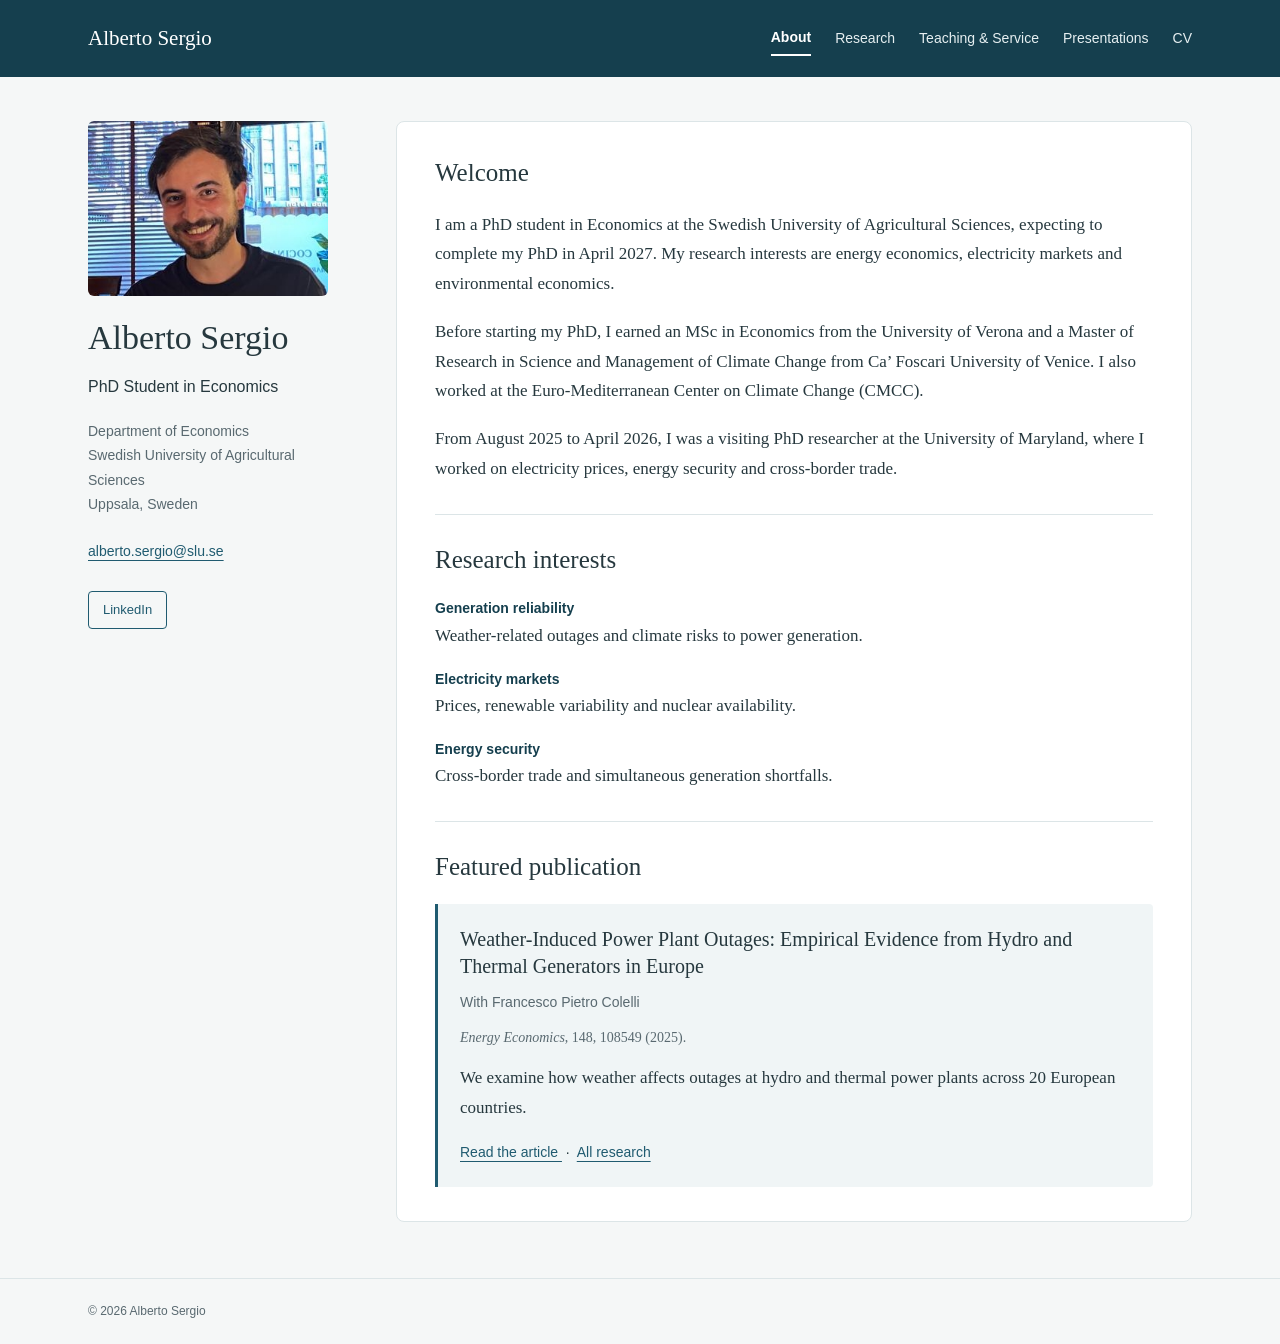
<file: index.html>
<!DOCTYPE html>
<html lang="en">
<head>
  <meta charset="UTF-8">
  <meta name="viewport" content="width=device-width, initial-scale=1">
  <meta name="description"
        content="Alberto Sergio — PhD student in Economics at SLU. Research on electricity markets, energy security and climate risks to power generation.">
  <title>Alberto Sergio | Energy Economics</title>
  <link rel="stylesheet" href="style.css">
</head>

<body>
  <nav aria-label="Main navigation">
    <div class="container">
      <a class="brand" href="index.html">Alberto Sergio</a>
      <a href="index.html" aria-current="page">About</a>
      <a href="research.html">Research</a>
      <a href="teaching.html">Teaching &amp; Service</a>
      <a href="presentations.html">Presentations</a>
      <a href="Alberto_Sergio_CV.pdf">CV</a>
    </div>
  </nav>

  <div class="container layout">
    <aside aria-label="Profile">
      <img
        class="profile-photo"
        src="profile.jpeg"
        alt="Alberto Sergio"
        width="240"
      >

      <h1>Alberto Sergio</h1>
      <p class="role">PhD Student in Economics</p>

      <p>
        Department of Economics<br>
        Swedish University of Agricultural Sciences<br>
        Uppsala, Sweden
      </p>

      <div class="contact-links" id="contact">
        <a href="mailto:alberto.sergio@slu.se">
          alberto.sergio@slu.se
        </a>

        <div class="profile-actions">
          <a class="button"
             href="https://www.linkedin.com/in/alberto-sergio-48379420a/">
            LinkedIn
          </a>
        </div>
      </div>
    </aside>

    <main>
      <section id="about" aria-labelledby="about-title">
  <h2 id="about-title">Welcome</h2>

  <p>
    I am a PhD student in Economics at
    the Swedish University of Agricultural Sciences, expecting
    to complete my PhD in April 2027. My research interests
    are energy economics, electricity markets and environmental
    economics.
  </p>

  <p>
    Before starting my PhD, I earned an MSc in Economics from
    the University of Verona and a Master of Research in
    Science and Management of Climate Change from Ca’ Foscari
    University of Venice. I also worked at the Euro-Mediterranean
    Center on Climate Change (CMCC).
  </p>

  <p>
    From August 2025 to April 2026, I was a visiting PhD
    researcher at the University of Maryland, where I worked
    on electricity prices, energy security and cross-border trade.
  </p>
</section>

      <section aria-labelledby="interests-title">
        <h2 id="interests-title">Research interests</h2>

        <ul class="interests">
          <li>
            <strong>Generation reliability</strong>
            Weather-related outages and climate risks to power generation.
          </li>
          <li>
            <strong>Electricity markets</strong>
            Prices, renewable variability and nuclear availability.
          </li>
          <li>
            <strong>Energy security</strong>
            Cross-border trade and simultaneous generation shortfalls.
          </li>
        </ul>
      </section>

      <section aria-labelledby="publication-title">
        <h2 id="publication-title">Featured publication</h2>

        <div class="featured">
          <h3>
            Weather-Induced Power Plant Outages: Empirical
            Evidence from Hydro and Thermal Generators in Europe
          </h3>

          <p class="authors">With Francesco Pietro Colelli</p>
          <p class="publication">
            <em>Energy Economics</em>, 148, 108549 (2025).
          </p>

          <p>
            We examine how weather affects outages at hydro
            and thermal power plants across 20 European countries.
          </p>

          <p class="paper-links">
            <a href="https://doi.org/10.1016/j.eneco.2025.108549">
              Read the article
            </a>
            &nbsp;·&nbsp;
            <a href="research.html">All research</a>
          </p>
        </div>
      </section>
    </main>
  </div>

  <footer>
    <div class="container">© 2026 Alberto Sergio</div>
  </footer>
</body>
</html>
</file>
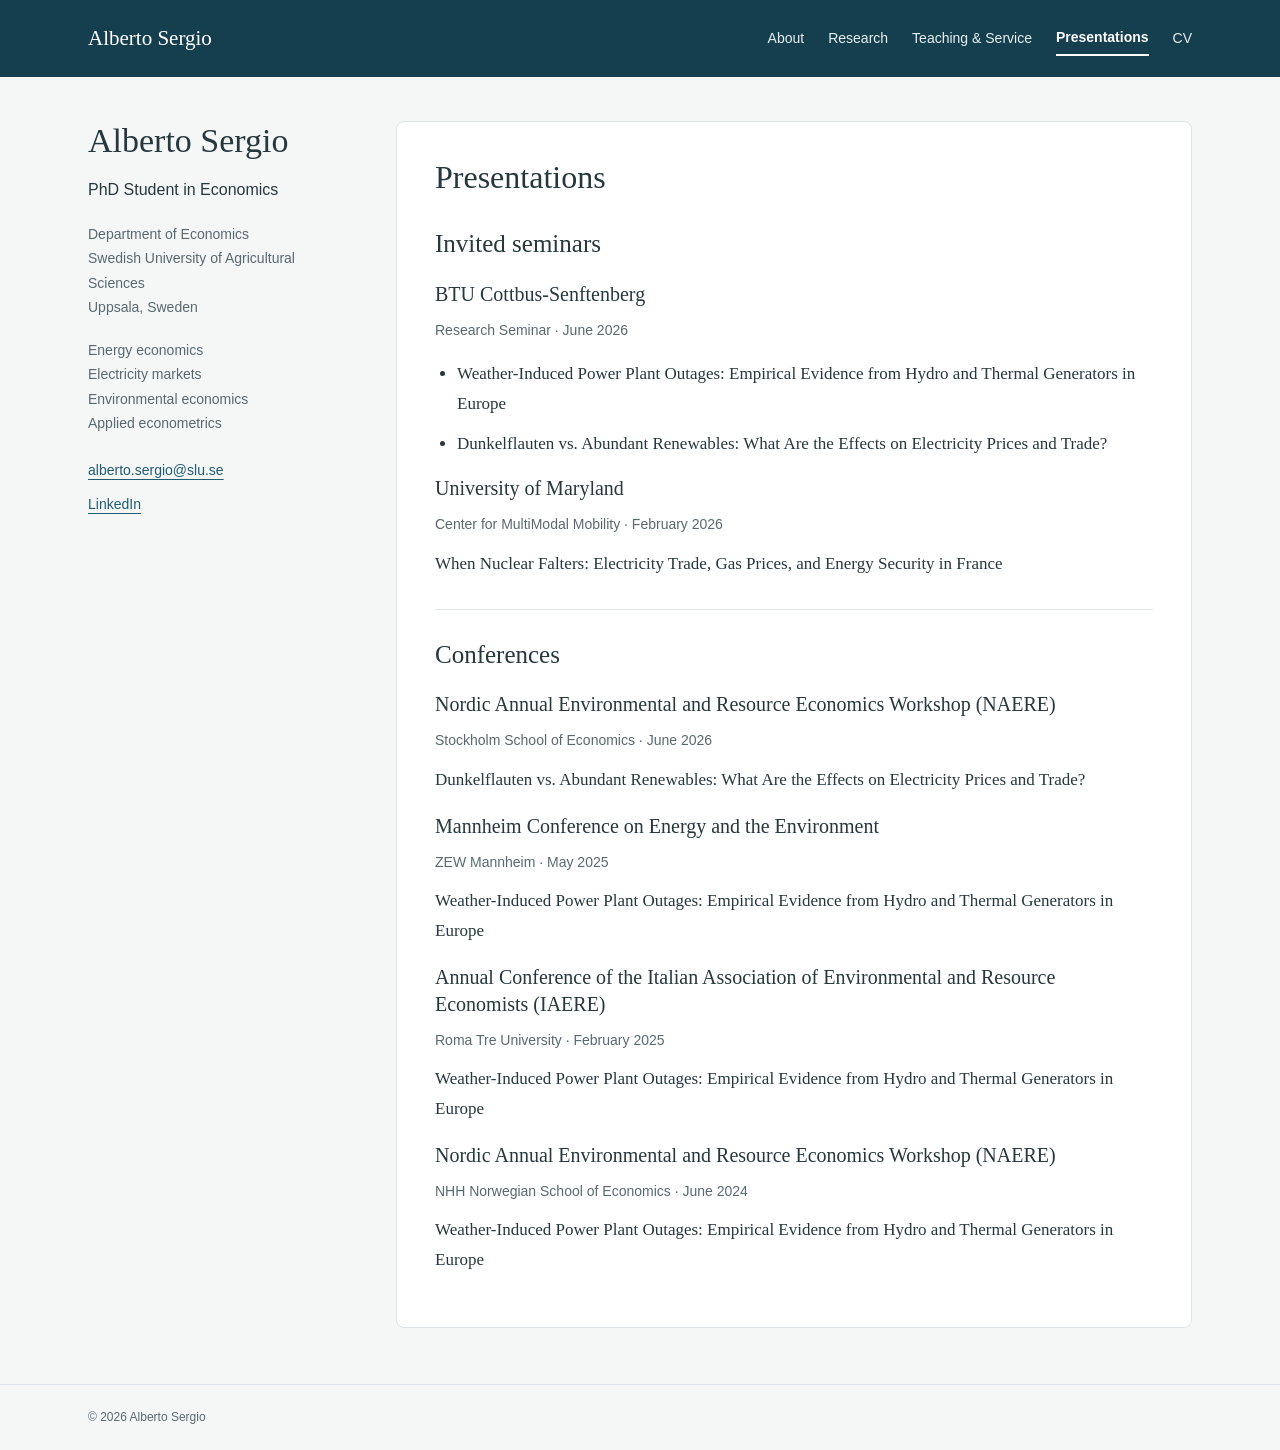
<file: presentations.html>
<!DOCTYPE html>
<html lang="en">
<head>
  <meta charset="UTF-8">
  <meta name="viewport" content="width=device-width, initial-scale=1">
  <meta name="description"
      content="Conference presentations and invited seminars by Alberto Sergio on electricity markets and generation reliability.">
  <title>Presentations | Alberto Sergio</title>

  <link rel="stylesheet" href="style.css">
  
</head>

<body>
 <nav aria-label="Main navigation">
  <div class="container">
    <a class="brand" href="index.html">Alberto Sergio</a>
    <a href="index.html">About</a>
    <a href="research.html">Research</a>
    <a href="teaching.html">Teaching &amp; Service</a>
    <a href="presentations.html" aria-current="page">Presentations</a>
    <a href="Alberto_Sergio_CV.pdf">CV</a>
  </div>
</nav>

  <div class="container layout">
    <aside aria-label="Profile">
      <p class="name">
        <a href="index.html">Alberto Sergio</a>
      </p>

      <p class="role">PhD Student in Economics</p>

      <p>
        Department of Economics<br>
        Swedish University of Agricultural Sciences<br>
        Uppsala, Sweden
      </p>

      <p>
        Energy economics<br>
        Electricity markets<br>
        Environmental economics<br>
        Applied econometrics
      </p>

      <div class="contact-links">
        <a href="mailto:alberto.sergio@slu.se">
          alberto.sergio@slu.se
        </a><br>
        <a href="https://www.linkedin.com/in/alberto-sergio-48379420a/">
          LinkedIn
        </a>
      </div>
    </aside>

    <main>
  <h1>Presentations</h1>

  <section aria-labelledby="seminars">
    <h2 id="seminars">Invited seminars</h2>

    <h3>BTU Cottbus-Senftenberg</h3>
    <p class="meta">Research Seminar · June 2026</p>
    <ul>
      <li>
        Weather-Induced Power Plant Outages: Empirical Evidence
        from Hydro and Thermal Generators in Europe
      </li>
      <li>
        Dunkelflauten vs. Abundant Renewables: What Are the
        Effects on Electricity Prices and Trade?
      </li>
    </ul>

    <h3>University of Maryland</h3>
    <p class="meta">
      Center for MultiModal Mobility · February 2026
    </p>
    <p>
      When Nuclear Falters: Electricity Trade, Gas Prices,
      and Energy Security in France
    </p>
  </section>

  <section aria-labelledby="conferences">
    <h2 id="conferences">Conferences</h2>

    <h3>
      Nordic Annual Environmental and Resource Economics
      Workshop (NAERE)
    </h3>
    <p class="meta">
      Stockholm School of Economics · June 2026
    </p>
    <p>
      Dunkelflauten vs. Abundant Renewables: What Are the
      Effects on Electricity Prices and Trade?
    </p>

    <h3>Mannheim Conference on Energy and the Environment</h3>
    <p class="meta">ZEW Mannheim · May 2025</p>
    <p>
      Weather-Induced Power Plant Outages: Empirical Evidence
      from Hydro and Thermal Generators in Europe
    </p>

    <h3>
      Annual Conference of the Italian Association of
      Environmental and Resource Economists (IAERE)
    </h3>
    <p class="meta">Roma Tre University · February 2025</p>
    <p>
      Weather-Induced Power Plant Outages: Empirical Evidence
      from Hydro and Thermal Generators in Europe
    </p>

    <h3>
      Nordic Annual Environmental and Resource Economics
      Workshop (NAERE)
    </h3>
    <p class="meta">
      NHH Norwegian School of Economics · June 2024
    </p>
    <p>
      Weather-Induced Power Plant Outages: Empirical Evidence
      from Hydro and Thermal Generators in Europe
    </p>
  </section>
</main>
  </div>

  <footer>
    <div class="container">© 2026 Alberto Sergio</div>
  </footer>
</body>
</html>
</file>
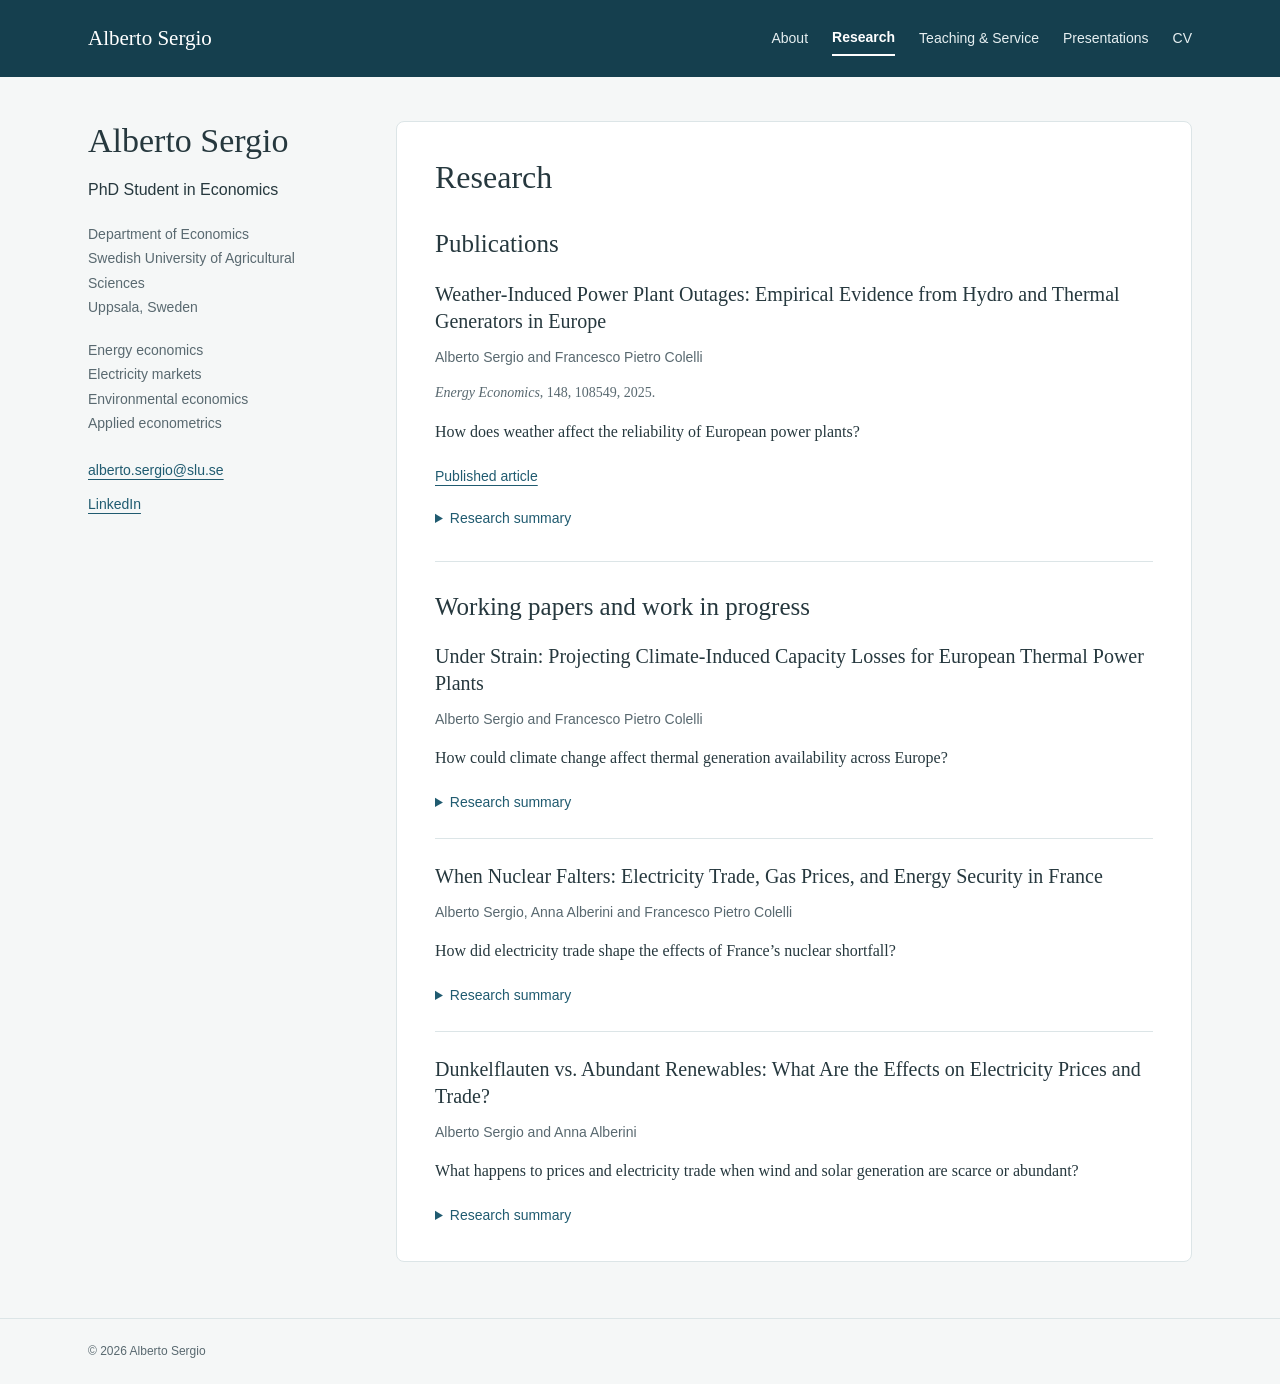
<file: research.html>
<!DOCTYPE html>
<html lang="en">
<head>
  <meta charset="UTF-8">
  <meta name="viewport" content="width=device-width, initial-scale=1">
  <meta name="description"
        content="Research by Alberto Sergio on electricity markets, power-plant reliability, climate risks and cross-border electricity trade.">
  <title>Research | Alberto Sergio</title>

  <link rel="stylesheet" href="style.css">
  
</head>

<body>
  <nav aria-label="Main navigation">
    <div class="container">
      <a class="brand" href="index.html">Alberto Sergio</a>
      <a href="index.html">About</a>
      <a href="research.html" aria-current="page">Research</a>
      <a href="teaching.html">Teaching &amp; Service</a>
      <a href="presentations.html">Presentations</a>
      <a href="Alberto_Sergio_CV.pdf">CV</a>
    </div>
  </nav>

  <div class="container layout">
    <aside aria-label="Profile">
      <p class="name">
        <a href="index.html">Alberto Sergio</a>
      </p>

      <p class="role">PhD Student in Economics</p>

      <p>
        Department of Economics<br>
        Swedish University of Agricultural Sciences<br>
        Uppsala, Sweden
      </p>

      <p>
        Energy economics<br>
        Electricity markets<br>
        Environmental economics<br>
        Applied econometrics
      </p>

      <div class="contact-links">
        <a href="mailto:alberto.sergio@slu.se">
          alberto.sergio@slu.se
        </a><br>
        <a href="https://www.linkedin.com/in/alberto-sergio-48379420a/">
          LinkedIn
        </a>
      </div>
    </aside>

    <main>
      <h1>Research</h1>

      <section aria-labelledby="publications">
        <h2 id="publications">Publications</h2>

        <article>
          <h3>
            Weather-Induced Power Plant Outages: Empirical
            Evidence from Hydro and Thermal Generators in Europe
          </h3>

          <p class="authors">
            Alberto Sergio and Francesco Pietro Colelli
          </p>

          <p class="publication">
            <em>Energy Economics</em>, 148, 108549, 2025.
          </p>

          <p>
            How does weather affect the reliability of
            European power plants?
          </p>

          <p class="paper-links">
            <a href="https://doi.org/10.1016/j.eneco.2025.108549">
              Published article
            </a>
          </p>

          <details>
            <summary>Research summary</summary>
            <p>
              We combine power-plant outage records from ENTSO-E
              with local weather data across 20 European countries.
              Using econometric models, we examine how temperature
              and hydrological conditions affect outages at hydro
              and thermal generators. The study considers
              differences across generation technologies and
              between planned and forced outages, providing
              evidence on weather-related risks to electricity
              generation.
            </p>
          </details>
        </article>
      </section>

      <section aria-labelledby="ongoing">
        <h2 id="ongoing">Working papers and work in progress</h2>

        <article>
          <h3>
            Under Strain: Projecting Climate-Induced Capacity
            Losses for European Thermal Power Plants
          </h3>

          <p class="authors">
            Alberto Sergio and Francesco Pietro Colelli
          </p>

          <p>
            How could climate change affect thermal generation
            availability across Europe?
          </p>

          <details>
            <summary>Research summary</summary>
            <p>
              We link empirical estimates of weather-related
              power-plant unavailability to CMIP6 climate
              projections. The analysis distinguishes the
              probability of an outage from the share of
              capacity lost when one occurs. We examine how
              projected losses vary across technologies,
              countries and seasons, and whether losses may
              occur simultaneously across countries. This
              matters for the availability of generation
              and the potential for neighbouring systems
              to provide support.
            </p>
          </details>
        </article>

        <article>
          <h3>
            When Nuclear Falters: Electricity Trade, Gas Prices,
            and Energy Security in France
          </h3>

          <p class="authors">
            Alberto Sergio, Anna Alberini and
            Francesco Pietro Colelli
          </p>

          <p>
            How did electricity trade shape the effects of
            France’s nuclear shortfall?
          </p>

          <details>
            <summary>Research summary</summary>
            <p>
              We study France’s nuclear shortfall during the
              European energy crisis using hourly data on
              electricity prices, generation, demand and
              cross-border exchanges. The analysis combines
              instrumental-variable models with counterfactual
              scenarios and machine-learning predictions.
              We examine how trade helped France respond to
              reduced nuclear availability and how the effects
              were transmitted to neighbouring electricity
              markets, alongside changes in gas prices.
            </p>
          </details>
        </article>

        <article>
          <h3>
            Dunkelflauten vs. Abundant Renewables: What Are
            the Effects on Electricity Prices and Trade?
          </h3>

          <p class="authors">
            Alberto Sergio and Anna Alberini
          </p>

          <p>
            What happens to prices and electricity trade when
            wind and solar generation are scarce or abundant?
          </p>

          <details>
            <summary>Research summary</summary>
            <p>
              We use hourly data across European electricity
              markets to examine periods of low and high
              wind and solar generation. The project studies
              how these conditions affect electricity prices
              and cross-border trade, and how the response
              depends on generation availability at home and
              in neighbouring markets. Particular attention
              is given to the role of interconnection and
              dispatchable generation during renewable
              scarcity.
            </p>
          </details>
        </article>
      </section>
    </main>
  </div>

  <footer>
    <div class="container">© 2026 Alberto Sergio</div>
  </footer>
</body>
</html>
</file>
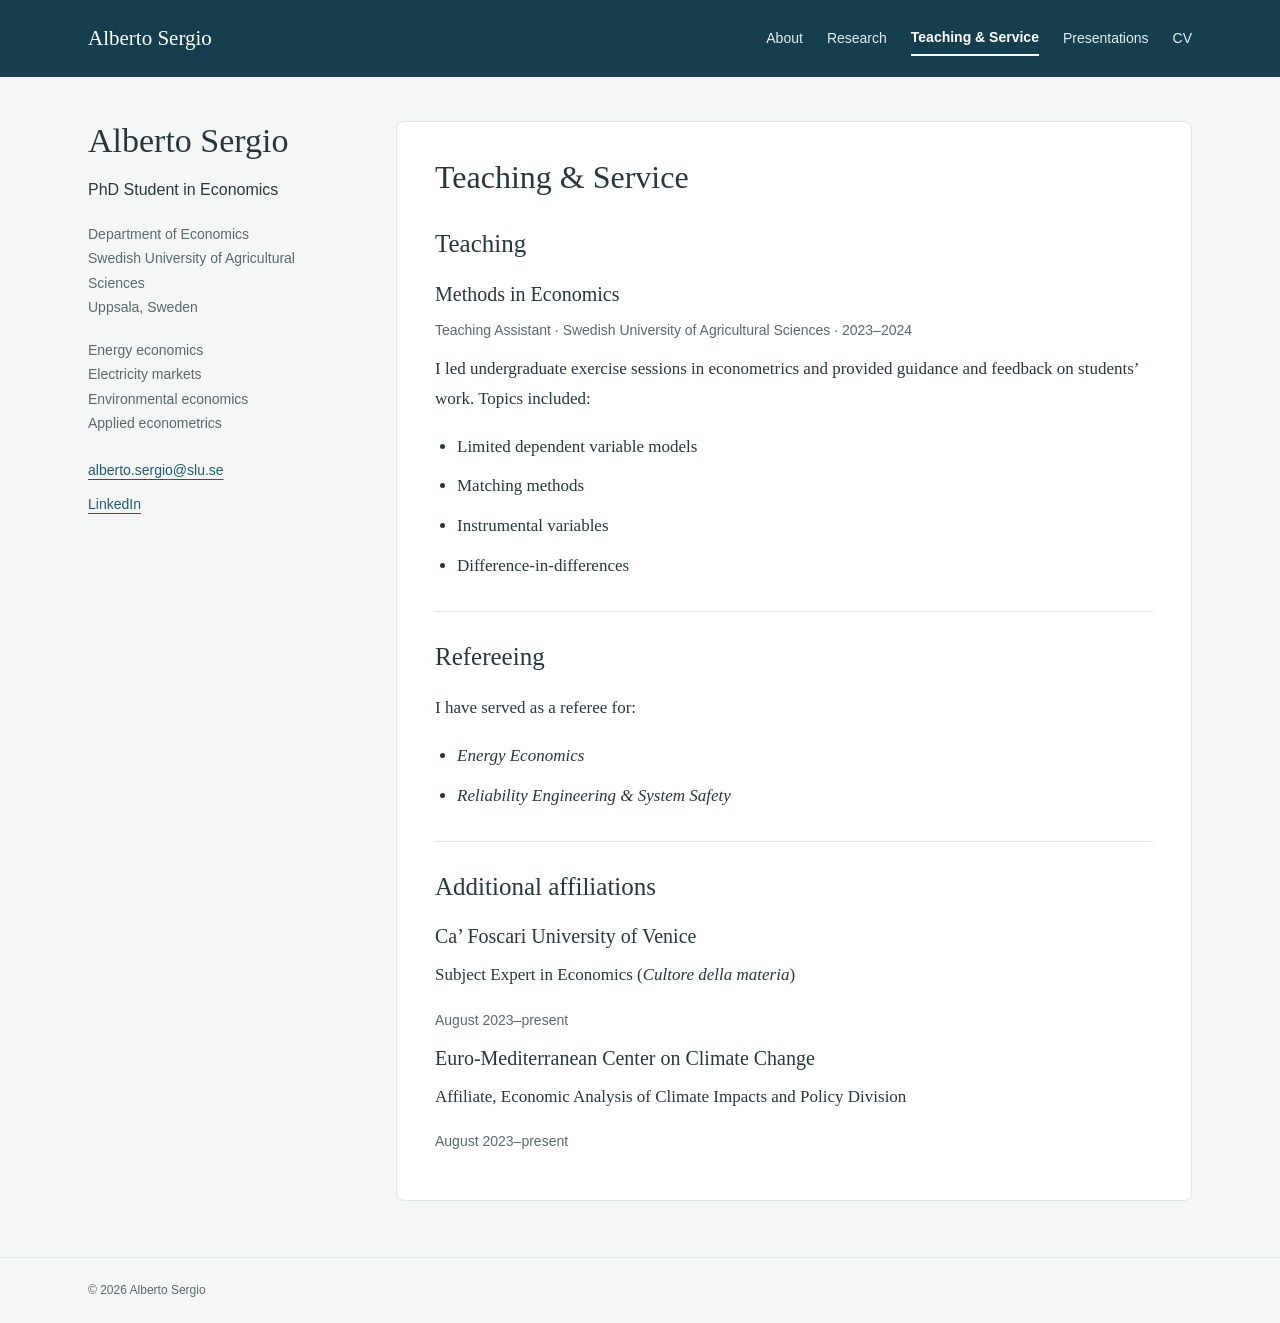
<file: teaching.html>
<!DOCTYPE html>
<html lang="en">
<head>
  <meta charset="UTF-8">
  <meta name="viewport" content="width=device-width, initial-scale=1">
  <meta name="description"
        content="Teaching and academic service — Alberto Sergio, PhD student in Economics at SLU.">
  <title>Teaching &amp; Service | Alberto Sergio</title>

  <link rel="stylesheet" href="style.css">
  
</head>

<body>
  <nav aria-label="Main navigation">
    <div class="container">
      <a class="brand" href="index.html">Alberto Sergio</a>
      <a href="index.html">About</a>
      <a href="research.html">Research</a>
      <a href="teaching.html" aria-current="page">
        Teaching &amp; Service
      </a>
      <a href="presentations.html">Presentations</a>
      <a href="Alberto_Sergio_CV.pdf">CV</a>
    </div>
  </nav>

  <div class="container layout">
    <aside aria-label="Profile">
      <p class="name">
        <a href="index.html">Alberto Sergio</a>
      </p>

      <p class="role">PhD Student in Economics</p>

      <p>
        Department of Economics<br>
        Swedish University of Agricultural Sciences<br>
        Uppsala, Sweden
      </p>

      <p>
        Energy economics<br>
        Electricity markets<br>
        Environmental economics<br>
        Applied econometrics
      </p>

      <div class="contact-links">
        <a href="mailto:alberto.sergio@slu.se">
          alberto.sergio@slu.se
        </a><br>
        <a href="https://www.linkedin.com/in/alberto-sergio-48379420a/">
          LinkedIn
        </a>
      </div>
    </aside>

    <main>
      <h1>Teaching &amp; Service</h1>

      <section aria-labelledby="teaching">
        <h2 id="teaching">Teaching</h2>

        <h3>Methods in Economics</h3>

        <p class="meta">
          Teaching Assistant · Swedish University of
          Agricultural Sciences · 2023–2024
        </p>

        <p>
        I led undergraduate exercise sessions in econometrics
        and provided guidance and feedback on students’ work.
        Topics included:
        </p>

        <ul>
          <li>Limited dependent variable models</li>
          <li>Matching methods</li>
          <li>Instrumental variables</li>
          <li>Difference-in-differences</li>
        </ul>
      </section>

      <section aria-labelledby="refereeing">
        <h2 id="refereeing">Refereeing</h2>

        <p>I have served as a referee for:</p>

        <ul>
          <li><em>Energy Economics</em></li>
          <li><em>Reliability Engineering &amp; System Safety</em></li>
        </ul>
      </section>

      <section aria-labelledby="affiliations">
        <h2 id="affiliations">Additional affiliations</h2>

        <h3>Ca’ Foscari University of Venice</h3>
        <p>
          Subject Expert in Economics
          (<em>Cultore della materia</em>)
        </p>
        <p class="meta">August 2023–present</p>

        <h3>Euro-Mediterranean Center on Climate Change</h3>
        <p>
          Affiliate, Economic Analysis of Climate Impacts
          and Policy Division
        </p>
        <p class="meta">August 2023–present</p>
      </section>
    </main>
  </div>

  <footer>
    <div class="container">© 2026 Alberto Sergio</div>
  </footer>
</body>
</html>
</file>
<file: style.css>
:root {
  --ink: #26383e;
  --muted: #596970;
  --accent: #205b70;
  --accent-dark: #153f4e;
  --background: #f5f7f7;
  --surface: #ffffff;
  --line: #dce5e7;
}

* {
  box-sizing: border-box;
}

html {
  scroll-behavior: smooth;
}

body {
  margin: 0;
  background: var(--background);
  color: var(--ink);
  font-family: Georgia, "Times New Roman", serif;
  font-size: 17px;
  line-height: 1.75;
}

a {
  color: var(--accent);
  text-decoration-thickness: 1px;
  text-underline-offset: 4px;
}

a:hover {
  color: var(--accent-dark);
}

a:focus-visible,
summary:focus-visible {
  outline: 3px solid #b87829;
  outline-offset: 4px;
}

.container {
  max-width: 1160px;
  margin: 0 auto;
  padding: 0 28px;
}

/* Navigation */
nav {
  background: var(--accent-dark);
  font-family: Arial, sans-serif;
  font-size: 14px;
}

nav .container {
  display: flex;
  align-items: center;
  flex-wrap: wrap;
  gap: 8px 24px;
  padding-top: 16px;
  padding-bottom: 16px;
}

nav a {
  color: #e6eff1;
  text-decoration: none;
  padding: 4px 0;
}

nav a:hover {
  color: #ffffff;
  text-decoration: underline;
}

nav a[aria-current="page"] {
  color: #ffffff;
  font-weight: bold;
  border-bottom: 2px solid #ffffff;
}

nav .brand {
  margin-right: auto;
  color: #ffffff;
  font-family: Georgia, "Times New Roman", serif;
  font-size: 21px;
}

/* Main layout */
.layout {
  display: grid;
  grid-template-columns: 260px minmax(0, 1fr);
  gap: 48px;
  align-items: start;
  padding-top: 44px;
  padding-bottom: 56px;
}

aside {
  font-family: Arial, sans-serif;
  font-size: 14px;
  color: var(--muted);
}

.profile-photo {
  display: block;
  width: 100%;
  max-width: 240px;
  height: auto;
  border-radius: 6px;
  margin-bottom: 22px;
}

aside h1,
.name {
  font-family: Georgia, "Times New Roman", serif;
  font-size: 34px;
  font-weight: normal;
  line-height: 1.2;
  color: var(--ink);
  margin: 0 0 14px;
}

.name a {
  color: inherit;
  text-decoration: none;
}

.role {
  font-size: 16px;
  color: var(--ink);
}

.contact-links {
  margin-top: 22px;
}

.contact-links a {
  display: inline-block;
  margin-bottom: 10px;
  overflow-wrap: anywhere;
}

.profile-actions {
  display: flex;
  flex-wrap: wrap;
  gap: 10px;
  margin-top: 18px;
}

.button {
  display: inline-block;
  padding: 8px 14px;
  border: 1px solid var(--accent);
  border-radius: 4px;
  font-family: Arial, sans-serif;
  font-size: 13px;
  text-decoration: none;
  line-height: 1.5;
}

.button:hover {
  background: #edf3f4;
}

.button.primary {
  background: var(--accent);
  color: #ffffff;
}

.button.primary:hover {
  background: var(--accent-dark);
}

main {
  min-width: 0;
  background: var(--surface);
  padding: 34px 38px;
  border: 1px solid var(--line);
  border-radius: 8px;
}

/* Typography */
h1, h2, h3 {
  font-weight: normal;
  line-height: 1.35;
}

main h1 {
  font-size: 32px;
  margin: 0 0 28px;
}

h2 {
  font-size: 25px;
  margin: 0 0 20px;
}

h3 {
  font-size: 20px;
  margin: 0 0 10px;
}

p {
  margin: 0 0 18px;
}

section {
  margin-bottom: 30px;
  scroll-margin-top: 24px;
}

main > section + section {
  border-top: 1px solid var(--line);
  padding-top: 28px;
}

main > section:last-child {
  margin-bottom: 0;
}

article {
  padding-bottom: 24px;
  margin-bottom: 24px;
  border-bottom: 1px solid var(--line);
}

article:last-child {
  border-bottom: 0;
  margin-bottom: 0;
  padding-bottom: 0;
}

article p {
  font-size: 16px;
}

.authors,
.meta,
.publication {
  font-size: 14px;
  color: var(--muted);
  margin-bottom: 12px;
}

.authors,
.meta,
.paper-links {
  font-family: Arial, sans-serif;
}

.paper-links {
  font-size: 14px;
}

.section-label {
  font-family: Arial, sans-serif;
  font-size: 12px;
  font-weight: bold;
  letter-spacing: 1px;
  text-transform: uppercase;
  color: var(--muted);
}

ul {
  padding-left: 22px;
}

li {
  margin-bottom: 10px;
}

.interests {
  list-style: none;
  padding: 0;
  margin: 0;
}

.interests li {
  margin-bottom: 16px;
}

.interests strong {
  display: block;
  font-family: Arial, sans-serif;
  font-size: 14px;
  color: var(--accent-dark);
}

.featured {
  background: #f0f5f6;
  border-left: 3px solid var(--accent);
  padding: 22px;
  border-radius: 0 4px 4px 0;
}

.featured p:last-child {
  margin-bottom: 0;
}

details {
  margin-top: 14px;
}

summary {
  cursor: pointer;
  color: var(--accent);
  font-family: Arial, sans-serif;
  font-size: 14px;
  width: fit-content;
}

details p {
  margin-top: 14px;
  margin-bottom: 0;
  font-size: 16px;
}

footer {
  padding: 22px 0;
  border-top: 1px solid var(--line);
  font-family: Arial, sans-serif;
  font-size: 12px;
  color: var(--muted);
}

/* Smaller screens */
@media (max-width: 850px) {
  nav .brand {
    flex-basis: 100%;
    margin-bottom: 6px;
  }

  .layout {
    grid-template-columns: 220px minmax(0, 1fr);
    gap: 28px;
  }

  main {
    padding: 26px;
  }
}

@media (max-width: 680px) {
  .container {
    padding-left: 20px;
    padding-right: 20px;
  }

  .layout {
    grid-template-columns: 1fr;
    gap: 28px;
    padding-top: 28px;
  }

  nav .container {
    gap: 8px 18px;
  }

  aside {
    padding-bottom: 24px;
    border-bottom: 1px solid var(--line);
  }

  .profile-photo {
    max-width: 200px;
  }

  main {
    padding: 24px 20px;
  }

  main h1 {
    font-size: 28px;
  }
}

@media (prefers-reduced-motion: reduce) {
  html {
    scroll-behavior: auto;
  }
}
</file>
